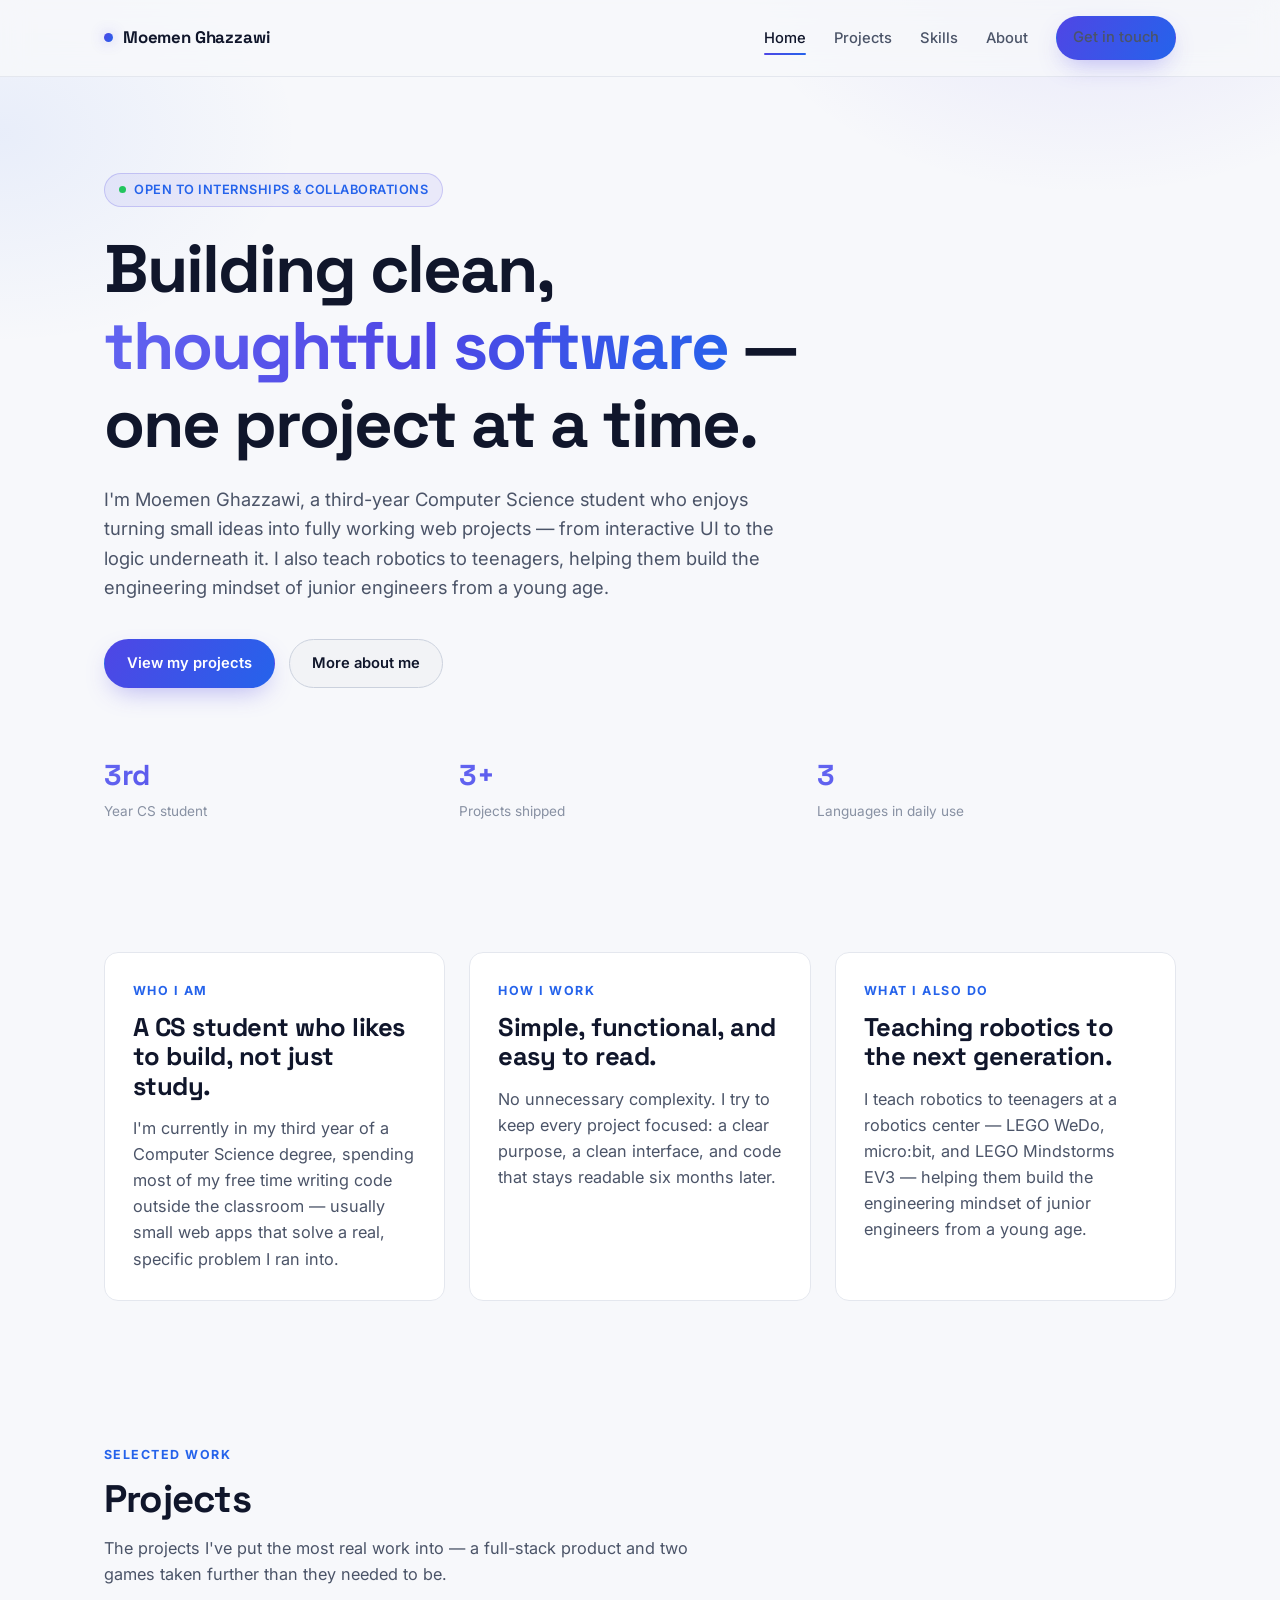
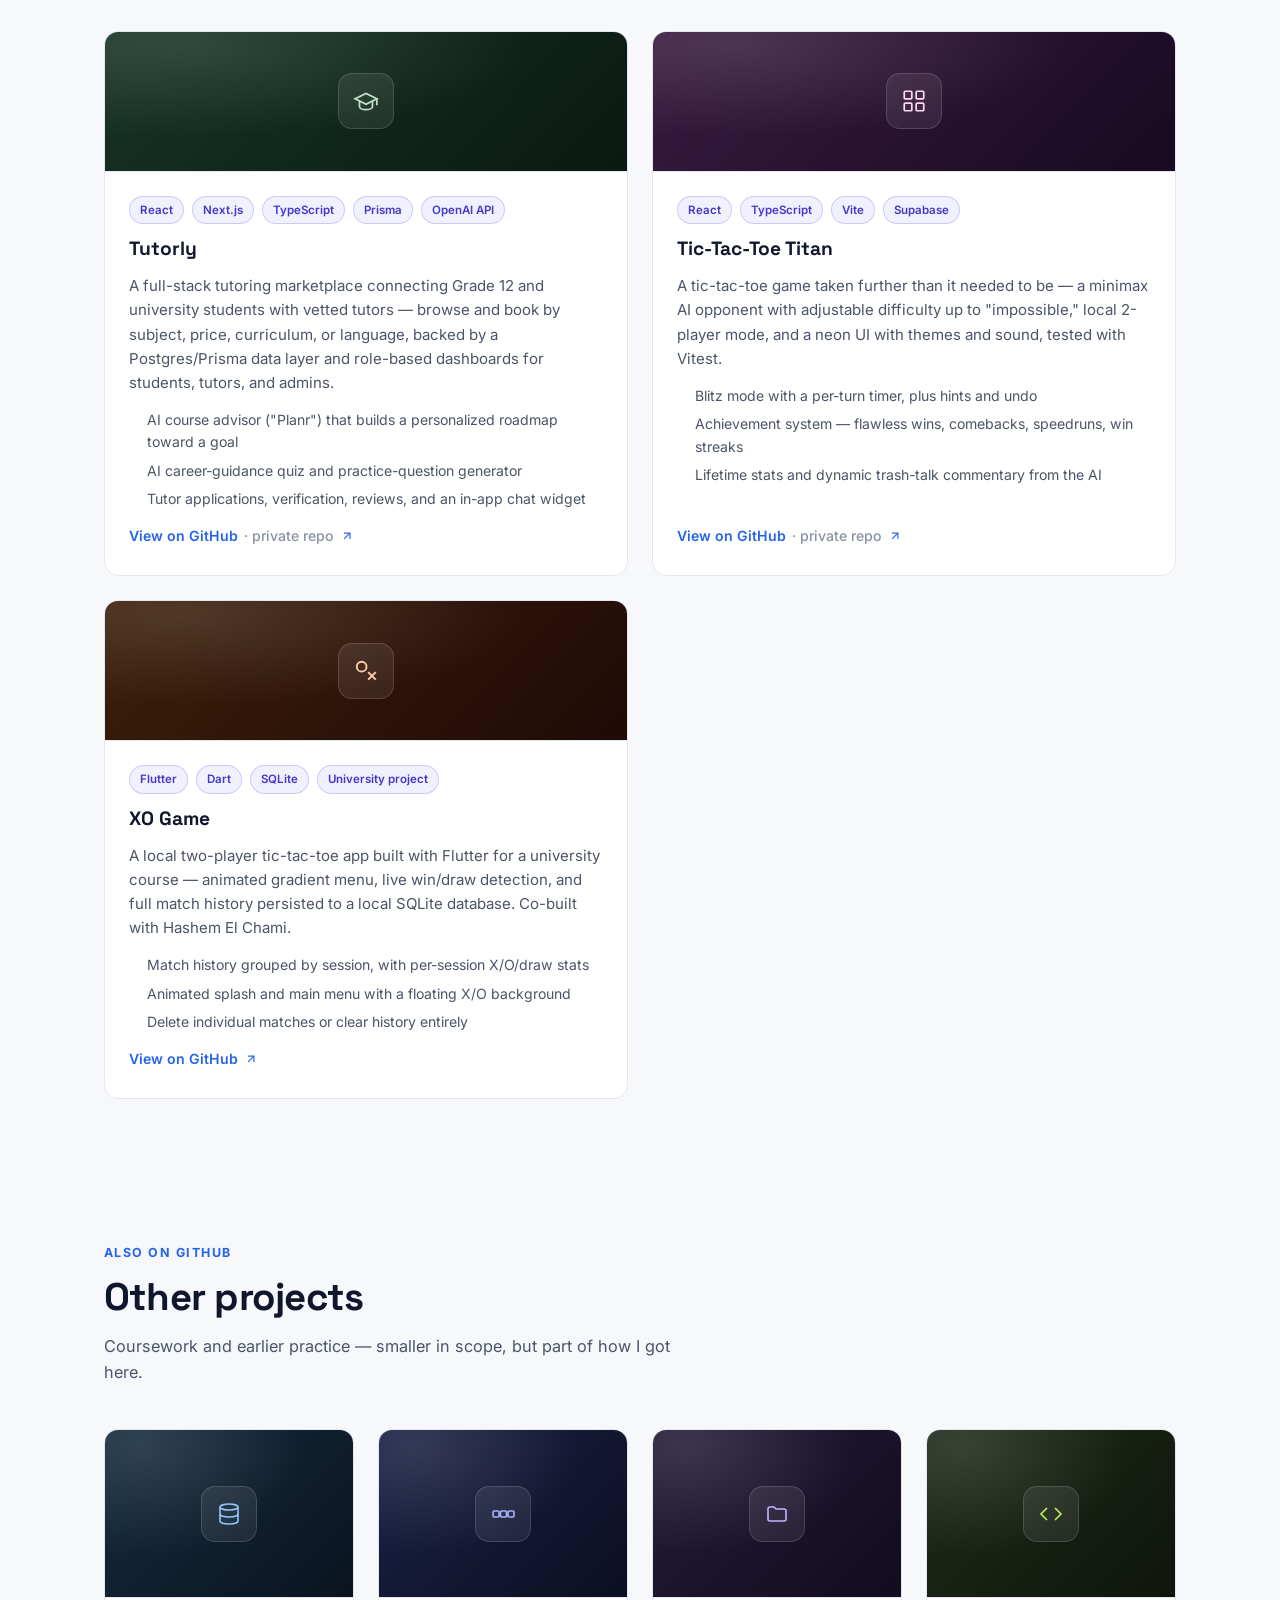
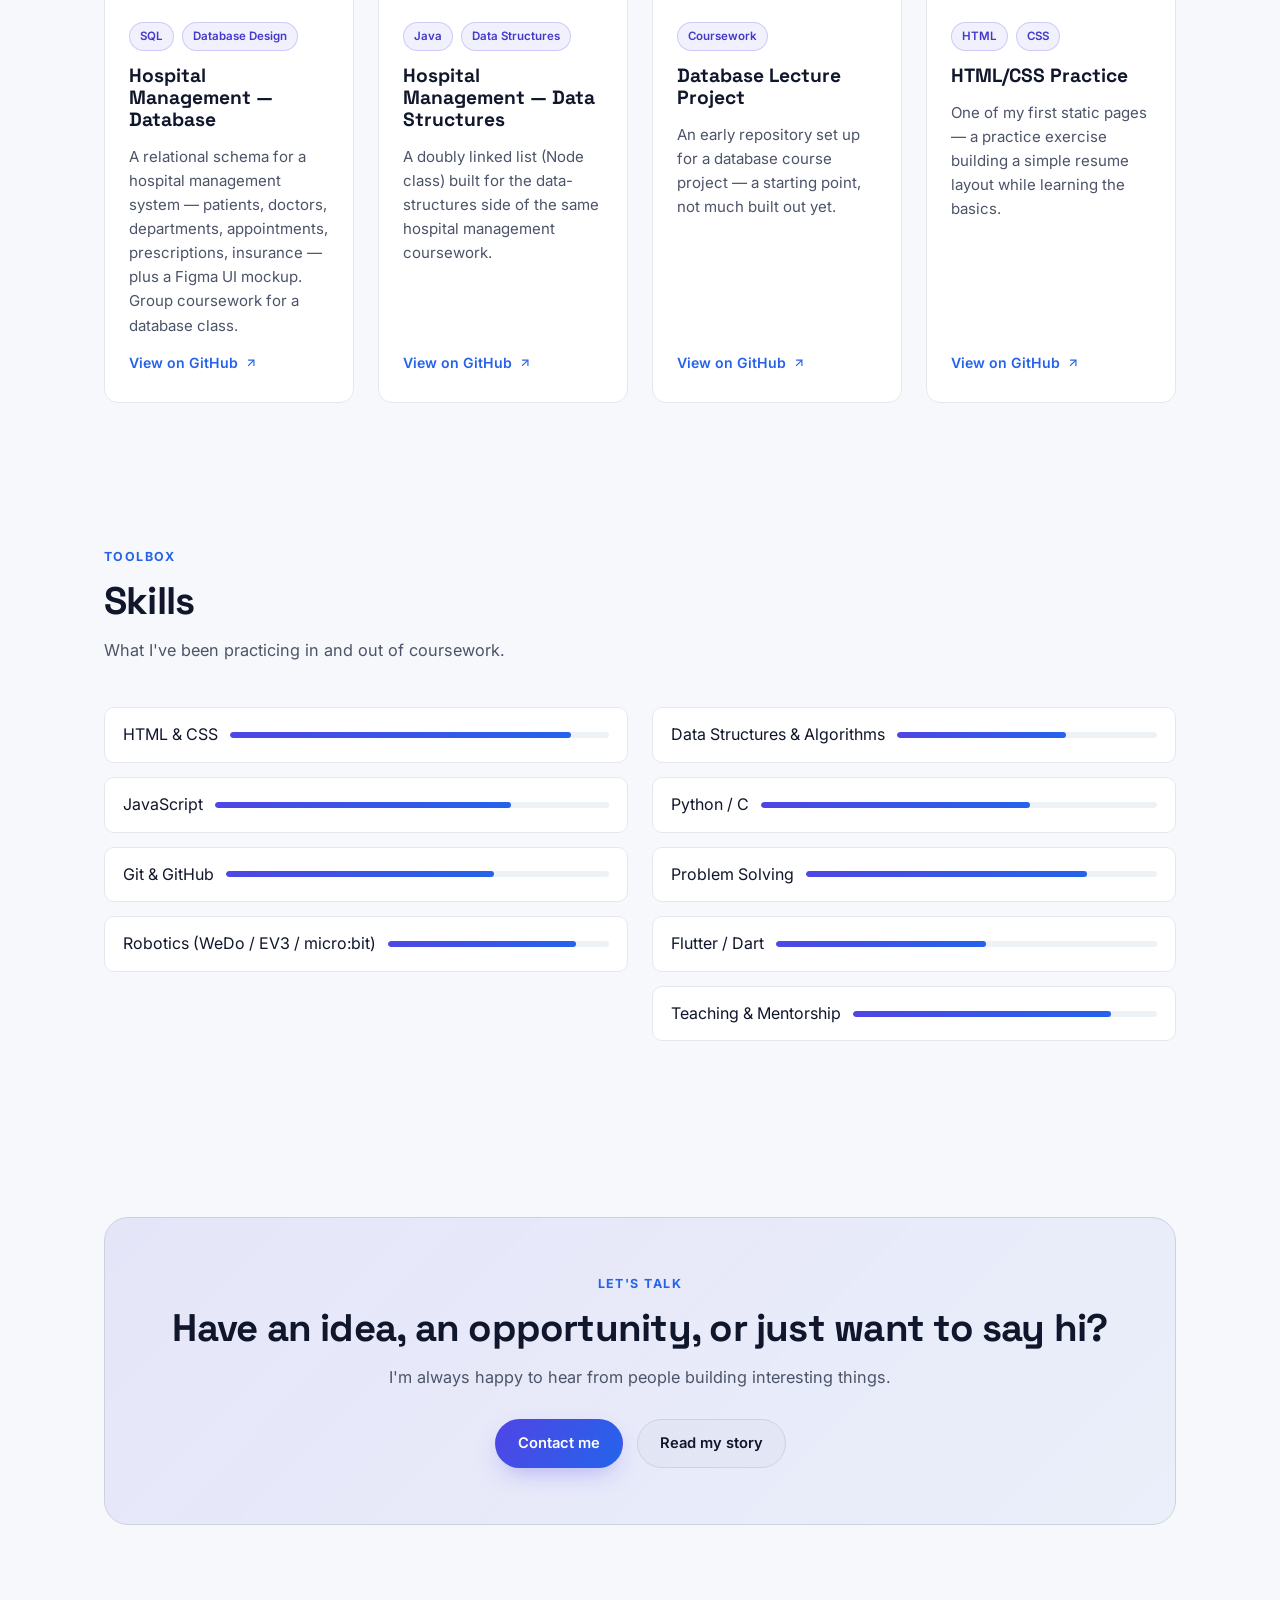
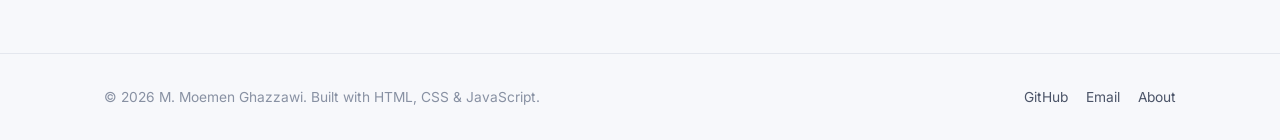
<file: index.html>
<!DOCTYPE html>
<html lang="en">
<head>
<meta charset="UTF-8">
<meta name="viewport" content="width=device-width, initial-scale=1.0">
<title>Moemen Ghazzawi — Portfolio</title>
<meta name="description" content="M. Moemen Ghazzawi — third-year Computer Science student and robotics instructor. Explore projects, skills, and ways to get in touch.">
<link rel="icon" href="data:image/svg+xml,<svg xmlns=%22http://www.w3.org/2000/svg%22 viewBox=%220 0 100 100%22><defs><linearGradient id=%22g%22 x1=%220%22 y1=%220%22 x2=%221%22 y2=%221%22><stop offset=%220%22 stop-color=%22%236366f1%22/><stop offset=%221%22 stop-color=%22%232563eb%22/></linearGradient></defs><rect width=%22100%22 height=%22100%22 rx=%2224%22 fill=%22url(%23g)%22/><text x=%2250%22 y=%2266%22 font-size=%2255%22 font-family=%22Arial%22 font-weight=%22700%22 fill=%22%23ffffff%22 text-anchor=%22middle%22>M</text></svg>">
<link rel="preconnect" href="https://fonts.googleapis.com">
<link rel="preconnect" href="https://fonts.gstatic.com" crossorigin>
<link href="https://fonts.googleapis.com/css2?family=Inter:wght@400;500;600;700&family=Space+Grotesk:wght@500;700&display=swap" rel="stylesheet">
<link rel="stylesheet" href="./assets/css/style.css">
</head>
<body>

<nav class="nav">
  <div class="container nav__inner">
    <a href="./index.html" class="nav__brand"><span class="dot"></span> Moemen Ghazzawi</a>
    <ul class="nav__links">
      <li><a href="./index.html" class="is-active">Home</a></li>
      <li><a href="./index.html#projects">Projects</a></li>
      <li><a href="./index.html#skills">Skills</a></li>
      <li><a href="./public/about.html">About</a></li>
      <li><a href="./public/contact.html" class="btn btn--primary btn--sm">Get in touch</a></li>
    </ul>
    <button class="nav__toggle" aria-label="Toggle menu">
      <svg width="18" height="18" viewBox="0 0 24 24" fill="none" stroke="currentColor" stroke-width="2"><line x1="3" y1="6" x2="21" y2="6"/><line x1="3" y1="12" x2="21" y2="12"/><line x1="3" y1="18" x2="21" y2="18"/></svg>
    </button>
  </div>
</nav>

<header class="hero">
  <div class="container">
    <span class="hero__eyebrow"><span class="pulse"></span> Open to internships &amp; collaborations</span>
    <h1>Building clean, <span class="grad">thoughtful software</span> — one project at a time.</h1>
    <p class="hero__lede">
      I'm Moemen Ghazzawi, a third-year Computer Science student who enjoys turning
      small ideas into fully working web projects — from interactive UI to the logic
      underneath it. I also teach robotics to teenagers, helping them build the
      engineering mindset of junior engineers from a young age.
    </p>
    <div class="hero__actions">
      <a href="#projects" class="btn btn--primary">View my projects</a>
      <a href="./public/about.html" class="btn btn--ghost">More about me</a>
    </div>
    <div class="hero__stats">
      <div class="hero__stat"><b>3rd</b><span>Year CS student</span></div>
      <div class="hero__stat"><b>3+</b><span>Projects shipped</span></div>
      <div class="hero__stat"><b>3</b><span>Languages in daily use</span></div>
    </div>
  </div>
</header>

<main>

  <section class="section section--tight" id="about-preview">
    <div class="container">
      <div class="grid grid--3 reveal">
        <div class="card">
          <span class="section__kicker">Who I am</span>
          <h2 class="section__title" style="font-size:1.6rem;">A CS student who likes to build, not just study.</h2>
          <p class="section__desc">
            I'm currently in my third year of a Computer Science degree, spending most
            of my free time writing code outside the classroom — usually small web apps
            that solve a real, specific problem I ran into.
          </p>
        </div>
        <div class="card">
          <span class="section__kicker">How I work</span>
          <h2 class="section__title" style="font-size:1.6rem;">Simple, functional, and easy to read.</h2>
          <p class="section__desc">
            No unnecessary complexity. I try to keep every project focused: a clear
            purpose, a clean interface, and code that stays readable six months later.
          </p>
        </div>
        <div class="card">
          <span class="section__kicker">What I also do</span>
          <h2 class="section__title" style="font-size:1.6rem;">Teaching robotics to the next generation.</h2>
          <p class="section__desc">
            I teach robotics to teenagers at a robotics center — LEGO WeDo, micro:bit,
            and LEGO Mindstorms EV3 — helping them build the engineering mindset of
            junior engineers from a young age.
          </p>
        </div>
      </div>
    </div>
  </section>

  <section class="section" id="projects">
    <div class="container">
      <div class="section__head reveal">
        <span class="section__kicker">Selected work</span>
        <h2 class="section__title">Projects</h2>
        <p class="section__desc">The projects I've put the most real work into — a full-stack product and two games taken further than they needed to be.</p>
      </div>

      <div class="grid grid--2">

        <a href="https://github.com/promoe04/tutorly1" target="_blank" rel="noopener" class="card project-card project-card--major reveal">
          <div class="project-card__thumb thumb--tutorly">
            <div class="thumb-icon">
              <svg width="26" height="26" viewBox="0 0 24 24" fill="none" stroke="#bfe3c8" stroke-width="1.6"><path d="M22 10 12 5 2 10l10 5 10-5Z"/><path d="M6 12v5c0 1.7 2.7 3 6 3s6-1.3 6-3v-5"/><path d="M22 10v6"/></svg>
            </div>
          </div>
          <div class="project-card__body">
            <div class="project-card__tags">
              <span class="tag">React</span><span class="tag">Next.js</span><span class="tag">TypeScript</span><span class="tag">Prisma</span><span class="tag">OpenAI API</span>
            </div>
            <h3 class="project-card__title">Tutorly</h3>
            <p class="project-card__desc">A full-stack tutoring marketplace connecting Grade 12 and university students with vetted tutors — browse and book by subject, price, curriculum, or language, backed by a Postgres/Prisma data layer and role-based dashboards for students, tutors, and admins.</p>
            <ul class="project-card__features">
              <li>AI course advisor ("Planr") that builds a personalized roadmap toward a goal</li>
              <li>AI career-guidance quiz and practice-question generator</li>
              <li>Tutor applications, verification, reviews, and an in-app chat widget</li>
            </ul>
            <span class="project-card__link">View on GitHub <span class="project-card__private">· private repo</span>
              <svg width="14" height="14" viewBox="0 0 24 24" fill="none" stroke="currentColor" stroke-width="2"><line x1="7" y1="17" x2="17" y2="7"/><polyline points="7 7 17 7 17 17"/></svg>
            </span>
          </div>
        </a>

        <a href="https://github.com/promoe04/tic-tac-toe-titan" target="_blank" rel="noopener" class="card project-card project-card--major reveal">
          <div class="project-card__thumb thumb--titan">
            <div class="thumb-icon">
              <svg width="26" height="26" viewBox="0 0 24 24" fill="none" stroke="#ffd6f6" stroke-width="1.6"><rect x="3" y="3" width="7" height="7" rx="1"/><rect x="14" y="3" width="7" height="7" rx="1"/><rect x="3" y="14" width="7" height="7" rx="1"/><rect x="14" y="14" width="7" height="7" rx="1"/></svg>
            </div>
          </div>
          <div class="project-card__body">
            <div class="project-card__tags">
              <span class="tag">React</span><span class="tag">TypeScript</span><span class="tag">Vite</span><span class="tag">Supabase</span>
            </div>
            <h3 class="project-card__title">Tic-Tac-Toe Titan</h3>
            <p class="project-card__desc">A tic-tac-toe game taken further than it needed to be — a minimax AI opponent with adjustable difficulty up to "impossible," local 2-player mode, and a neon UI with themes and sound, tested with Vitest.</p>
            <ul class="project-card__features">
              <li>Blitz mode with a per-turn timer, plus hints and undo</li>
              <li>Achievement system — flawless wins, comebacks, speedruns, win streaks</li>
              <li>Lifetime stats and dynamic trash-talk commentary from the AI</li>
            </ul>
            <span class="project-card__link">View on GitHub <span class="project-card__private">· private repo</span>
              <svg width="14" height="14" viewBox="0 0 24 24" fill="none" stroke="currentColor" stroke-width="2"><line x1="7" y1="17" x2="17" y2="7"/><polyline points="7 7 17 7 17 17"/></svg>
            </span>
          </div>
        </a>

        <a href="https://github.com/HashEm-Un/xo_testing" target="_blank" rel="noopener" class="card project-card project-card--major reveal">
          <div class="project-card__thumb thumb--xo">
            <div class="thumb-icon">
              <svg width="26" height="26" viewBox="0 0 24 24" fill="none" stroke="#ffcba4" stroke-width="1.8"><circle cx="8" cy="8" r="4.5"/><path d="M14 13l7 7M21 13l-7 7"/></svg>
            </div>
          </div>
          <div class="project-card__body">
            <div class="project-card__tags">
              <span class="tag">Flutter</span><span class="tag">Dart</span><span class="tag">SQLite</span><span class="tag">University project</span>
            </div>
            <h3 class="project-card__title">XO Game</h3>
            <p class="project-card__desc">A local two-player tic-tac-toe app built with Flutter for a university course — animated gradient menu, live win/draw detection, and full match history persisted to a local SQLite database. Co-built with Hashem El Chami.</p>
            <ul class="project-card__features">
              <li>Match history grouped by session, with per-session X/O/draw stats</li>
              <li>Animated splash and main menu with a floating X/O background</li>
              <li>Delete individual matches or clear history entirely</li>
            </ul>
            <span class="project-card__link">View on GitHub
              <svg width="14" height="14" viewBox="0 0 24 24" fill="none" stroke="currentColor" stroke-width="2"><line x1="7" y1="17" x2="17" y2="7"/><polyline points="7 7 17 7 17 17"/></svg>
            </span>
          </div>
        </a>

      </div>
    </div>
  </section>

  <section class="section section--tight" id="more-projects">
    <div class="container">
      <div class="section__head reveal">
        <span class="section__kicker">Also on GitHub</span>
        <h2 class="section__title">Other projects</h2>
        <p class="section__desc">Coursework and earlier practice — smaller in scope, but part of how I got here.</p>
      </div>

      <div class="grid grid--4">

        <a href="https://github.com/promoe04/databse_lab_project" target="_blank" rel="noopener" class="card project-card reveal">
          <div class="project-card__thumb thumb--hospital-db">
            <div class="thumb-icon">
              <svg width="24" height="24" viewBox="0 0 24 24" fill="none" stroke="#93c5fd" stroke-width="1.6"><ellipse cx="12" cy="5" rx="9" ry="3"/><path d="M3 5v14c0 1.7 4 3 9 3s9-1.3 9-3V5"/><path d="M3 12c0 1.7 4 3 9 3s9-1.3 9-3"/></svg>
            </div>
          </div>
          <div class="project-card__body">
            <div class="project-card__tags"><span class="tag">SQL</span><span class="tag">Database Design</span></div>
            <h3 class="project-card__title">Hospital Management — Database</h3>
            <p class="project-card__desc">A relational schema for a hospital management system — patients, doctors, departments, appointments, prescriptions, insurance — plus a Figma UI mockup. Group coursework for a database class.</p>
            <span class="project-card__link">View on GitHub
              <svg width="14" height="14" viewBox="0 0 24 24" fill="none" stroke="currentColor" stroke-width="2"><line x1="7" y1="17" x2="17" y2="7"/><polyline points="7 7 17 7 17 17"/></svg>
            </span>
          </div>
        </a>

        <a href="https://github.com/promoe04/dsproject" target="_blank" rel="noopener" class="card project-card reveal">
          <div class="project-card__thumb thumb--hospital-ds">
            <div class="thumb-icon">
              <svg width="24" height="24" viewBox="0 0 24 24" fill="none" stroke="#a5b4fc" stroke-width="1.6"><rect x="2" y="9" width="6" height="6" rx="1"/><rect x="9.5" y="9" width="6" height="6" rx="1"/><rect x="17" y="9" width="6" height="6" rx="1"/><path d="M8 12h1.5M15.5 12H17"/></svg>
            </div>
          </div>
          <div class="project-card__body">
            <div class="project-card__tags"><span class="tag">Java</span><span class="tag">Data Structures</span></div>
            <h3 class="project-card__title">Hospital Management — Data Structures</h3>
            <p class="project-card__desc">A doubly linked list (Node class) built for the data-structures side of the same hospital management coursework.</p>
            <span class="project-card__link">View on GitHub
              <svg width="14" height="14" viewBox="0 0 24 24" fill="none" stroke="currentColor" stroke-width="2"><line x1="7" y1="17" x2="17" y2="7"/><polyline points="7 7 17 7 17 17"/></svg>
            </span>
          </div>
        </a>

        <a href="https://github.com/promoe04/databaselecproj" target="_blank" rel="noopener" class="card project-card reveal">
          <div class="project-card__thumb thumb--dblec">
            <div class="thumb-icon">
              <svg width="24" height="24" viewBox="0 0 24 24" fill="none" stroke="#c4b5fd" stroke-width="1.6"><path d="M3 7a2 2 0 0 1 2-2h4l2 2h8a2 2 0 0 1 2 2v8a2 2 0 0 1-2 2H5a2 2 0 0 1-2-2V7Z"/></svg>
            </div>
          </div>
          <div class="project-card__body">
            <div class="project-card__tags"><span class="tag">Coursework</span></div>
            <h3 class="project-card__title">Database Lecture Project</h3>
            <p class="project-card__desc">An early repository set up for a database course project — a starting point, not much built out yet.</p>
            <span class="project-card__link">View on GitHub
              <svg width="14" height="14" viewBox="0 0 24 24" fill="none" stroke="currentColor" stroke-width="2"><line x1="7" y1="17" x2="17" y2="7"/><polyline points="7 7 17 7 17 17"/></svg>
            </span>
          </div>
        </a>

        <a href="https://github.com/promoe04/trial2" target="_blank" rel="noopener" class="card project-card reveal">
          <div class="project-card__thumb thumb--practice">
            <div class="thumb-icon">
              <svg width="24" height="24" viewBox="0 0 24 24" fill="none" stroke="#bef264" stroke-width="1.6"><polyline points="16 18 22 12 16 6"/><polyline points="8 6 2 12 8 18"/></svg>
            </div>
          </div>
          <div class="project-card__body">
            <div class="project-card__tags"><span class="tag">HTML</span><span class="tag">CSS</span></div>
            <h3 class="project-card__title">HTML/CSS Practice</h3>
            <p class="project-card__desc">One of my first static pages — a practice exercise building a simple resume layout while learning the basics.</p>
            <span class="project-card__link">View on GitHub
              <svg width="14" height="14" viewBox="0 0 24 24" fill="none" stroke="currentColor" stroke-width="2"><line x1="7" y1="17" x2="17" y2="7"/><polyline points="7 7 17 7 17 17"/></svg>
            </span>
          </div>
        </a>

      </div>
    </div>
  </section>

  <section class="section" id="skills">
    <div class="container">
      <div class="section__head reveal">
        <span class="section__kicker">Toolbox</span>
        <h2 class="section__title">Skills</h2>
        <p class="section__desc">What I've been practicing in and out of coursework.</p>
      </div>

      <div class="grid grid--2 reveal">
        <div style="display:flex; flex-direction:column; gap:14px;">
          <div class="skill-pill">
            <span>HTML &amp; CSS</span>
            <div class="skill-pill__bar"><div class="skill-pill__fill" data-level="90%"></div></div>
          </div>
          <div class="skill-pill">
            <span>JavaScript</span>
            <div class="skill-pill__bar"><div class="skill-pill__fill" data-level="75%"></div></div>
          </div>
          <div class="skill-pill">
            <span>Git &amp; GitHub</span>
            <div class="skill-pill__bar"><div class="skill-pill__fill" data-level="70%"></div></div>
          </div>
          <div class="skill-pill">
            <span>Robotics (WeDo / EV3 / micro:bit)</span>
            <div class="skill-pill__bar"><div class="skill-pill__fill" data-level="85%"></div></div>
          </div>
        </div>
        <div style="display:flex; flex-direction:column; gap:14px;">
          <div class="skill-pill">
            <span>Data Structures &amp; Algorithms</span>
            <div class="skill-pill__bar"><div class="skill-pill__fill" data-level="65%"></div></div>
          </div>
          <div class="skill-pill">
            <span>Python / C</span>
            <div class="skill-pill__bar"><div class="skill-pill__fill" data-level="68%"></div></div>
          </div>
          <div class="skill-pill">
            <span>Problem Solving</span>
            <div class="skill-pill__bar"><div class="skill-pill__fill" data-level="80%"></div></div>
          </div>
          <div class="skill-pill">
            <span>Flutter / Dart</span>
            <div class="skill-pill__bar"><div class="skill-pill__fill" data-level="55%"></div></div>
          </div>
          <div class="skill-pill">
            <span>Teaching &amp; Mentorship</span>
            <div class="skill-pill__bar"><div class="skill-pill__fill" data-level="85%"></div></div>
          </div>
        </div>
      </div>
    </div>
  </section>

  <section class="section">
    <div class="container">
      <div class="cta reveal">
        <span class="section__kicker">Let's talk</span>
        <h2 class="section__title">Have an idea, an opportunity, or just want to say hi?</h2>
        <p class="section__desc" style="margin-inline:auto;">I'm always happy to hear from people building interesting things.</p>
        <div class="hero__actions" style="justify-content:center; margin-top:28px;">
          <a href="./public/contact.html" class="btn btn--primary">Contact me</a>
          <a href="./public/about.html" class="btn btn--ghost">Read my story</a>
        </div>
      </div>
    </div>
  </section>

</main>

<footer class="footer">
  <div class="container footer__inner">
    <span>&copy; <span data-year></span> M. Moemen Ghazzawi. Built with HTML, CSS &amp; JavaScript.</span>
    <div class="footer__socials">
      <a href="https://github.com/promoe04" target="_blank" rel="noopener">GitHub</a>
      <a href="./public/contact.html">Email</a>
      <a href="./public/about.html">About</a>
    </div>
  </div>
</footer>

<script src="./assets/js/main.js"></script>
</body>
</html>
</file>
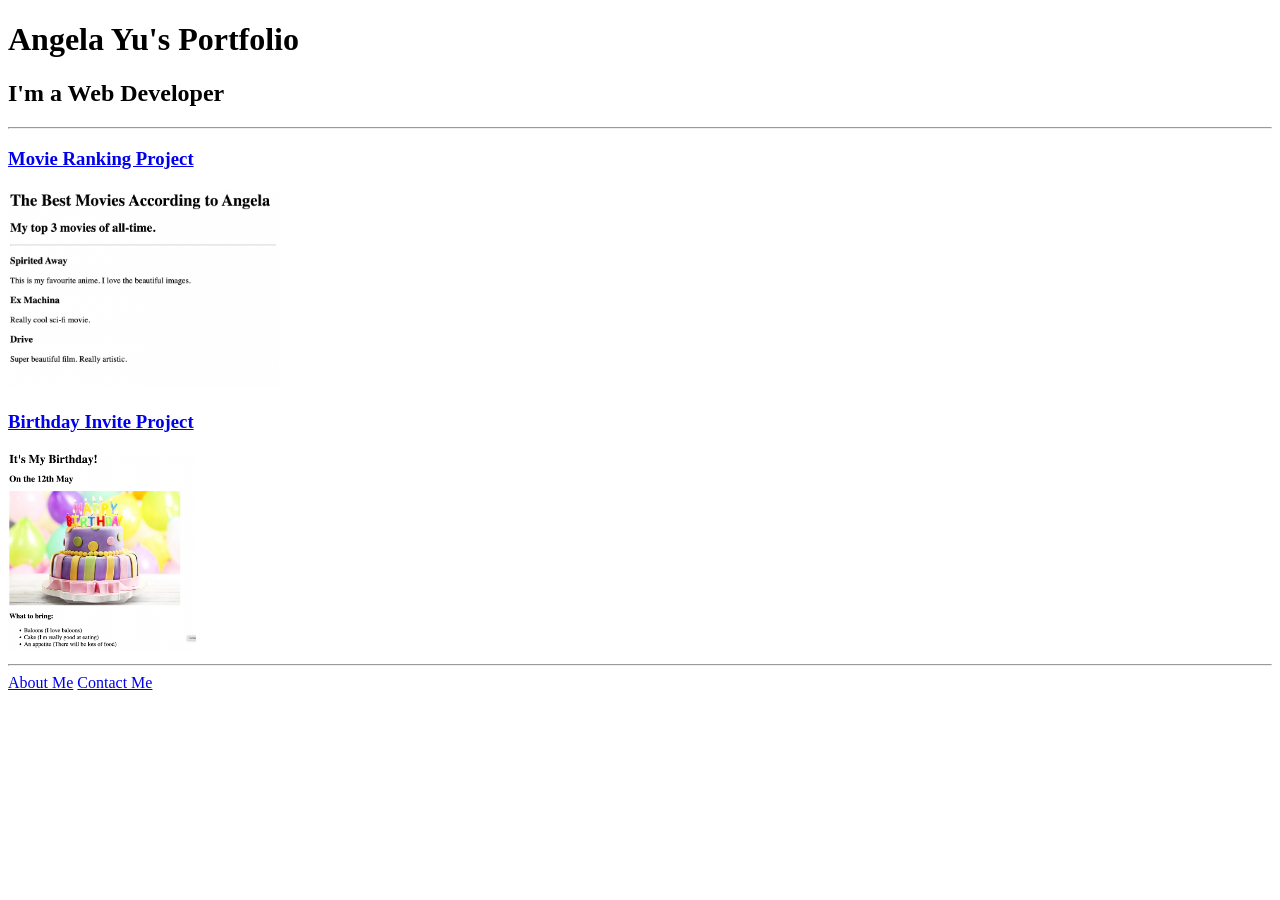
<file: solution.html>
<!DOCTYPE html>
<html lang="en">

<head>
  <meta charset="UTF-8">
  <title>Angela's Portfolio</title>
</head>

<body>
  <h1>Angela Yu's Portfolio</h1>
  <h2>I'm a Web Developer</h2>
  <hr />
  <h3><a href="./public/movie-ranking.html">Movie Ranking Project</a></h3>
  <img src="./assets/images/movie-ranking.png" height="200" alt="movie ranking project preview"/>
  <h3><a href="./public/birthday-invite.html">Birthday Invite Project</a></h3>
  <img src="./assets/images/birthday-invite.png" height="200" alt="birthday invite project preview"/>
  <hr />
  <a href="./public/about.html">About Me</a>
  <a href="./public/contact.html">Contact Me</a>
</body>

</html>
</file>
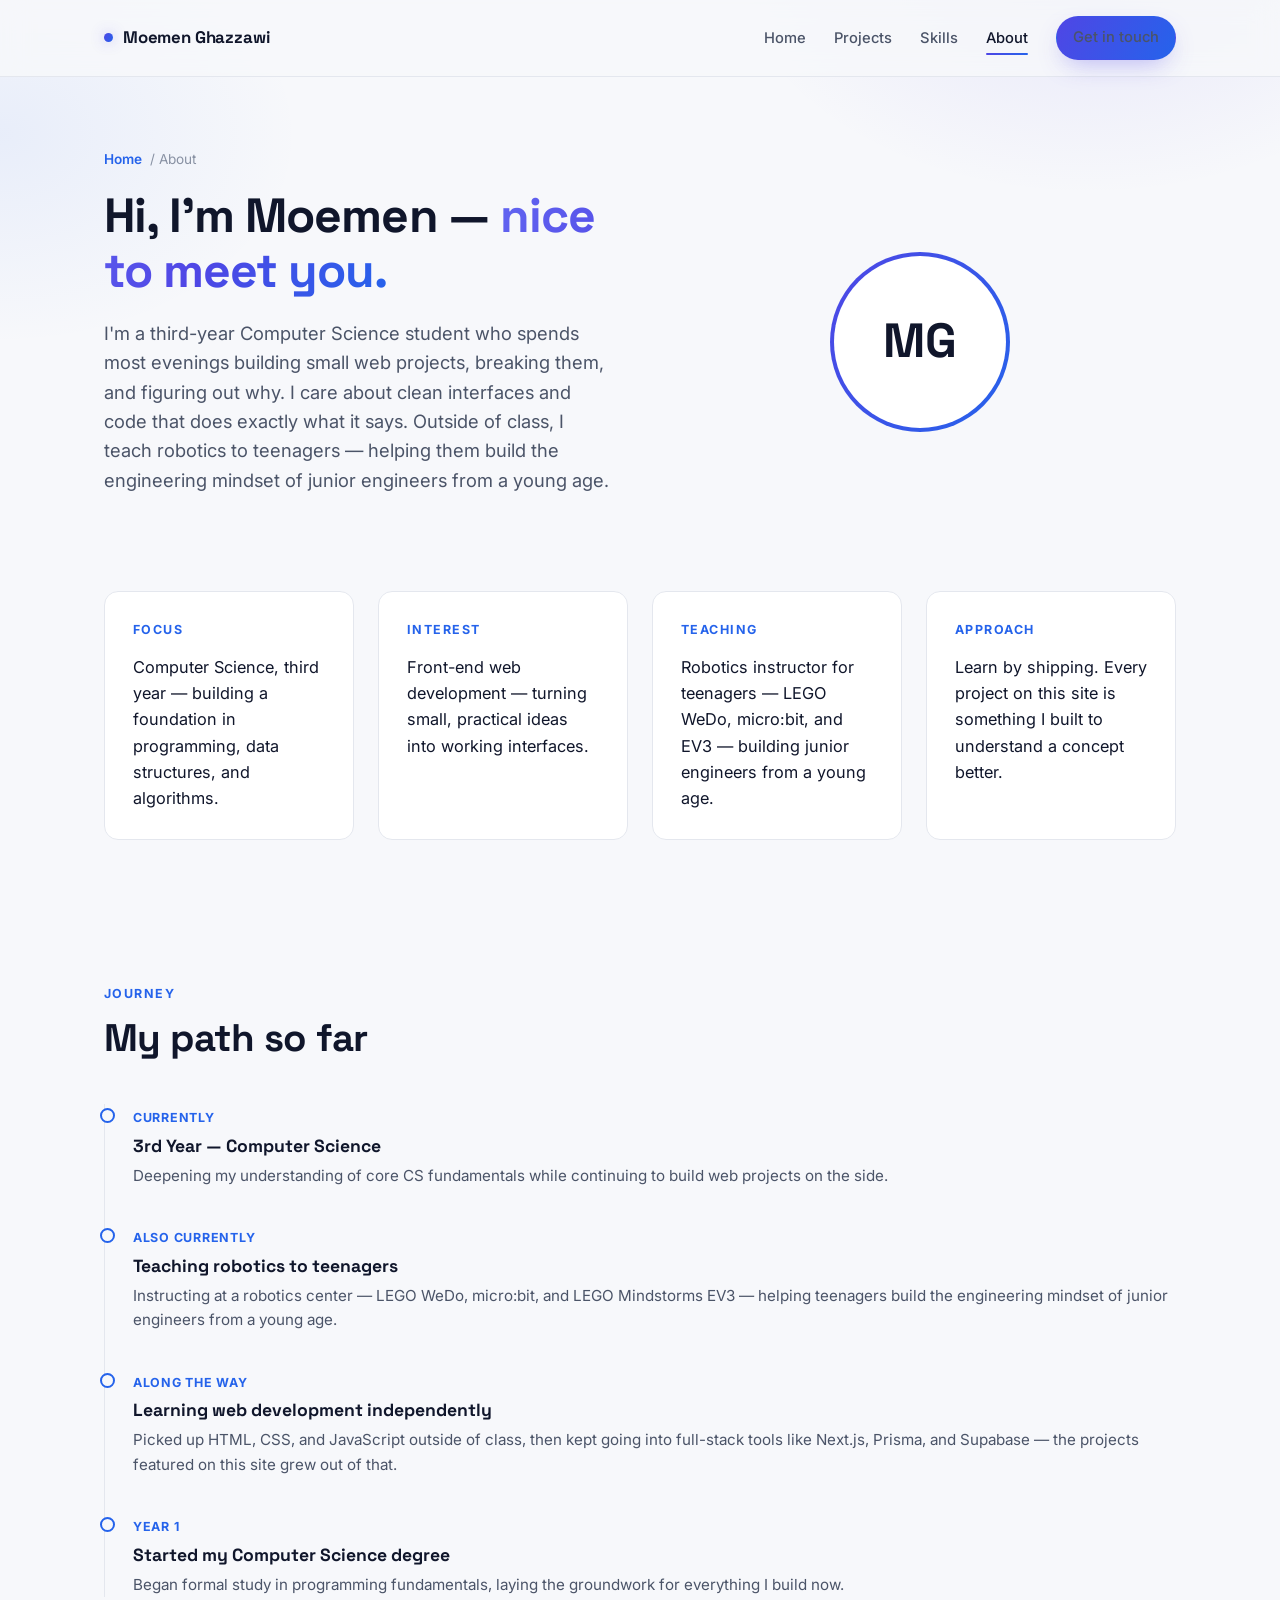
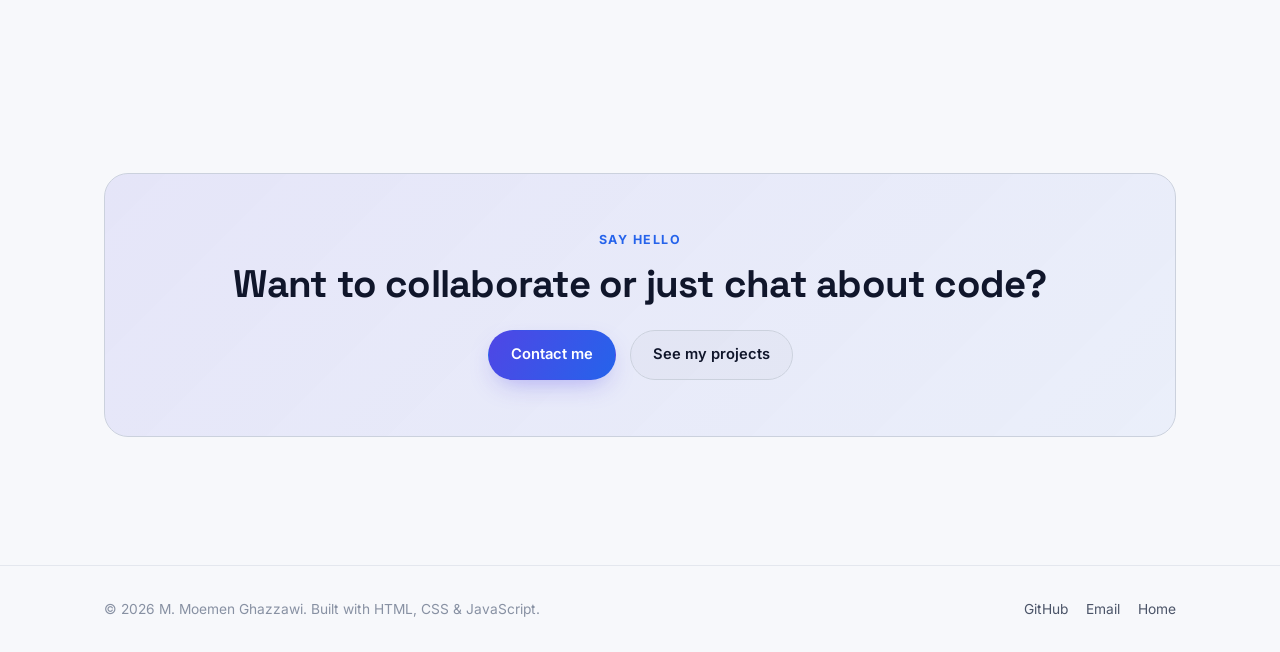
<file: public/about.html>
<!DOCTYPE html>
<html lang="en">
<head>
<meta charset="UTF-8">
<meta name="viewport" content="width=device-width, initial-scale=1.0">
<title>About — Moemen Ghazzawi</title>
<meta name="description" content="About M. Moemen Ghazzawi, a third-year Computer Science student and robotics instructor.">
<link rel="icon" href="data:image/svg+xml,<svg xmlns=%22http://www.w3.org/2000/svg%22 viewBox=%220 0 100 100%22><defs><linearGradient id=%22g%22 x1=%220%22 y1=%220%22 x2=%221%22 y2=%221%22><stop offset=%220%22 stop-color=%22%236366f1%22/><stop offset=%221%22 stop-color=%22%232563eb%22/></linearGradient></defs><rect width=%22100%22 height=%22100%22 rx=%2224%22 fill=%22url(%23g)%22/><text x=%2250%22 y=%2266%22 font-size=%2255%22 font-family=%22Arial%22 font-weight=%22700%22 fill=%22%23ffffff%22 text-anchor=%22middle%22>M</text></svg>">
<link rel="preconnect" href="https://fonts.googleapis.com">
<link rel="preconnect" href="https://fonts.gstatic.com" crossorigin>
<link href="https://fonts.googleapis.com/css2?family=Inter:wght@400;500;600;700&family=Space+Grotesk:wght@500;700&display=swap" rel="stylesheet">
<link rel="stylesheet" href="../assets/css/style.css">
</head>
<body>

<nav class="nav">
  <div class="container nav__inner">
    <a href="../index.html" class="nav__brand"><span class="dot"></span> Moemen Ghazzawi</a>
    <ul class="nav__links">
      <li><a href="../index.html">Home</a></li>
      <li><a href="../index.html#projects">Projects</a></li>
      <li><a href="../index.html#skills">Skills</a></li>
      <li><a href="./about.html" class="is-active">About</a></li>
      <li><a href="./contact.html" class="btn btn--primary btn--sm">Get in touch</a></li>
    </ul>
    <button class="nav__toggle" aria-label="Toggle menu">
      <svg width="18" height="18" viewBox="0 0 24 24" fill="none" stroke="currentColor" stroke-width="2"><line x1="3" y1="6" x2="21" y2="6"/><line x1="3" y1="12" x2="21" y2="12"/><line x1="3" y1="18" x2="21" y2="18"/></svg>
    </button>
  </div>
</nav>

<header class="page-hero">
  <div class="container">
    <div class="breadcrumb"><a href="../index.html">Home</a> / About</div>
    <div class="grid grid--2" style="align-items:center; gap:48px;">
      <div>
        <h1>Hi, I'm Moemen — <span style="background:var(--gradient-text); -webkit-background-clip:text; background-clip:text; color:transparent;">nice to meet you.</span></h1>
        <p class="hero__lede" style="margin-top:20px;">
          I'm a third-year Computer Science student who spends most evenings
          building small web projects, breaking them, and figuring out why.
          I care about clean interfaces and code that does exactly what it says.
          Outside of class, I teach robotics to teenagers — helping them build
          the engineering mindset of junior engineers from a young age.
        </p>
      </div>
      <div style="display:flex; justify-content:center;">
        <div class="avatar-ring">
          <div class="avatar-ring__inner">MG</div>
        </div>
      </div>
    </div>
  </div>
</header>

<main>

  <section class="section section--tight">
    <div class="container">
      <div class="grid grid--4 reveal">
        <div class="card">
          <span class="section__kicker">Focus</span>
          <p class="section__desc" style="color:var(--text);">Computer Science, third year — building a foundation in programming, data structures, and algorithms.</p>
        </div>
        <div class="card">
          <span class="section__kicker">Interest</span>
          <p class="section__desc" style="color:var(--text);">Front-end web development — turning small, practical ideas into working interfaces.</p>
        </div>
        <div class="card">
          <span class="section__kicker">Teaching</span>
          <p class="section__desc" style="color:var(--text);">Robotics instructor for teenagers — LEGO WeDo, micro:bit, and EV3 — building junior engineers from a young age.</p>
        </div>
        <div class="card">
          <span class="section__kicker">Approach</span>
          <p class="section__desc" style="color:var(--text);">Learn by shipping. Every project on this site is something I built to understand a concept better.</p>
        </div>
      </div>
    </div>
  </section>

  <section class="section">
    <div class="container">
      <div class="section__head reveal">
        <span class="section__kicker">Journey</span>
        <h2 class="section__title">My path so far</h2>
      </div>
      <div class="timeline reveal">
        <div class="timeline__item">
          <span class="timeline__date">Currently</span>
          <h3 class="timeline__title">3rd Year — Computer Science</h3>
          <p class="timeline__desc">Deepening my understanding of core CS fundamentals while continuing to build web projects on the side.</p>
        </div>
        <div class="timeline__item">
          <span class="timeline__date">Also currently</span>
          <h3 class="timeline__title">Teaching robotics to teenagers</h3>
          <p class="timeline__desc">Instructing at a robotics center — LEGO WeDo, micro:bit, and LEGO Mindstorms EV3 — helping teenagers build the engineering mindset of junior engineers from a young age.</p>
        </div>
        <div class="timeline__item">
          <span class="timeline__date">Along the way</span>
          <h3 class="timeline__title">Learning web development independently</h3>
          <p class="timeline__desc">Picked up HTML, CSS, and JavaScript outside of class, then kept going into full-stack tools like Next.js, Prisma, and Supabase — the projects featured on this site grew out of that.</p>
        </div>
        <div class="timeline__item">
          <span class="timeline__date">Year 1</span>
          <h3 class="timeline__title">Started my Computer Science degree</h3>
          <p class="timeline__desc">Began formal study in programming fundamentals, laying the groundwork for everything I build now.</p>
        </div>
      </div>
    </div>
  </section>

  <section class="section">
    <div class="container">
      <div class="cta reveal">
        <span class="section__kicker">Say hello</span>
        <h2 class="section__title">Want to collaborate or just chat about code?</h2>
        <div class="hero__actions" style="justify-content:center; margin-top:24px;">
          <a href="./contact.html" class="btn btn--primary">Contact me</a>
          <a href="../index.html#projects" class="btn btn--ghost">See my projects</a>
        </div>
      </div>
    </div>
  </section>

</main>

<footer class="footer">
  <div class="container footer__inner">
    <span>&copy; <span data-year></span> M. Moemen Ghazzawi. Built with HTML, CSS &amp; JavaScript.</span>
    <div class="footer__socials">
      <a href="https://github.com/promoe04" target="_blank" rel="noopener">GitHub</a>
      <a href="./contact.html">Email</a>
      <a href="../index.html">Home</a>
    </div>
  </div>
</footer>

<script src="../assets/js/main.js"></script>
</body>
</html>
</file>
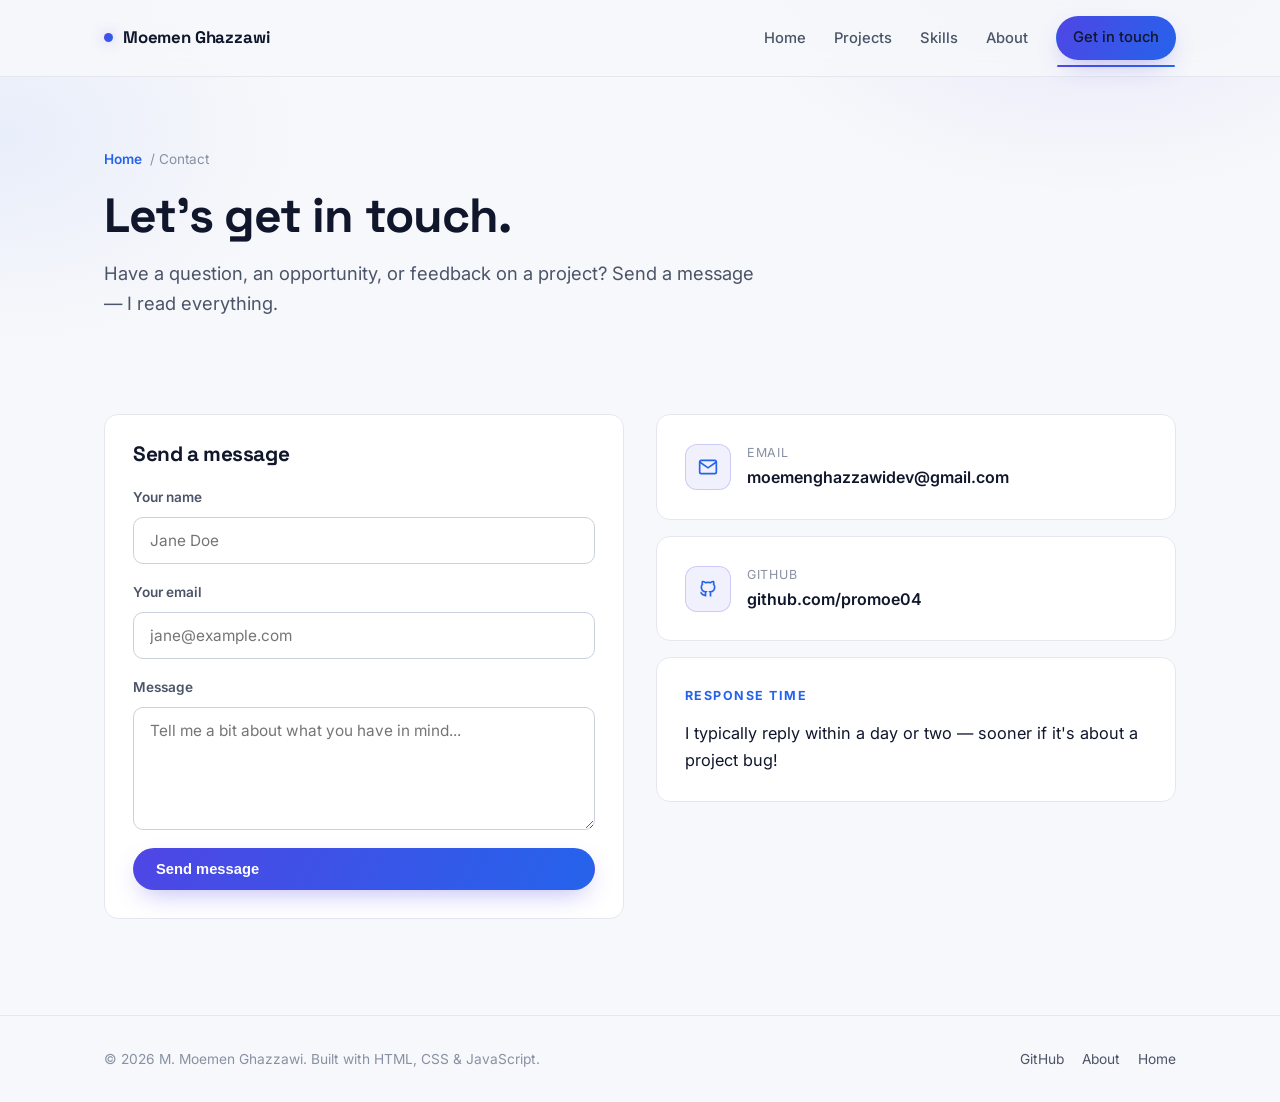
<file: public/contact.html>
<!DOCTYPE html>
<html lang="en">
<head>
<meta charset="UTF-8">
<meta name="viewport" content="width=device-width, initial-scale=1.0">
<title>Contact — Moemen Ghazzawi</title>
<meta name="description" content="Get in touch with M. Moemen Ghazzawi.">
<link rel="icon" href="data:image/svg+xml,<svg xmlns=%22http://www.w3.org/2000/svg%22 viewBox=%220 0 100 100%22><defs><linearGradient id=%22g%22 x1=%220%22 y1=%220%22 x2=%221%22 y2=%221%22><stop offset=%220%22 stop-color=%22%236366f1%22/><stop offset=%221%22 stop-color=%22%232563eb%22/></linearGradient></defs><rect width=%22100%22 height=%22100%22 rx=%2224%22 fill=%22url(%23g)%22/><text x=%2250%22 y=%2266%22 font-size=%2255%22 font-family=%22Arial%22 font-weight=%22700%22 fill=%22%23ffffff%22 text-anchor=%22middle%22>M</text></svg>">
<link rel="preconnect" href="https://fonts.googleapis.com">
<link rel="preconnect" href="https://fonts.gstatic.com" crossorigin>
<link href="https://fonts.googleapis.com/css2?family=Inter:wght@400;500;600;700&family=Space+Grotesk:wght@500;700&display=swap" rel="stylesheet">
<link rel="stylesheet" href="../assets/css/style.css">
</head>
<body>

<nav class="nav">
  <div class="container nav__inner">
    <a href="../index.html" class="nav__brand"><span class="dot"></span> Moemen Ghazzawi</a>
    <ul class="nav__links">
      <li><a href="../index.html">Home</a></li>
      <li><a href="../index.html#projects">Projects</a></li>
      <li><a href="../index.html#skills">Skills</a></li>
      <li><a href="./about.html">About</a></li>
      <li><a href="./contact.html" class="btn btn--primary btn--sm is-active">Get in touch</a></li>
    </ul>
    <button class="nav__toggle" aria-label="Toggle menu">
      <svg width="18" height="18" viewBox="0 0 24 24" fill="none" stroke="currentColor" stroke-width="2"><line x1="3" y1="6" x2="21" y2="6"/><line x1="3" y1="12" x2="21" y2="12"/><line x1="3" y1="18" x2="21" y2="18"/></svg>
    </button>
  </div>
</nav>

<header class="page-hero">
  <div class="container">
    <div class="breadcrumb"><a href="../index.html">Home</a> / Contact</div>
    <h1>Let's get in touch.</h1>
    <p class="hero__lede" style="margin-top:16px;">Have a question, an opportunity, or feedback on a project? Send a message — I read everything.</p>
  </div>
</header>

<main>
  <section class="section section--tight">
    <div class="container">
      <div class="grid grid--2" style="align-items:start; gap:32px;">

        <div class="card reveal">
          <h2 class="section__title" style="font-size:1.3rem; margin-bottom:20px;">Send a message</h2>
          <form class="form" id="contact-form" action="https://formspree.io/f/xoeqbyaq" method="POST">
            <input type="hidden" name="_subject" value="New message from your portfolio">
            <div class="field">
              <label for="name">Your name</label>
              <input type="text" id="name" name="name" placeholder="Jane Doe" required>
            </div>
            <div class="field">
              <label for="email">Your email</label>
              <input type="email" id="email" name="email" placeholder="jane@example.com" required>
            </div>
            <div class="field">
              <label for="message">Message</label>
              <textarea id="message" name="message" rows="5" placeholder="Tell me a bit about what you have in mind..." required></textarea>
            </div>
            <button type="submit" class="btn btn--primary">Send message</button>
            <p class="form-status" id="form-status"></p>
          </form>
        </div>

        <div style="display:flex; flex-direction:column; gap:16px;">
          <div class="card contact-card reveal">
            <div class="contact-card__icon">
              <svg width="20" height="20" viewBox="0 0 24 24" fill="none" stroke="currentColor" stroke-width="2"><path d="M4 4h16v16H4z" opacity="0"/><path d="M22 6l-10 7L2 6"/><rect x="2" y="4" width="20" height="16" rx="2"/></svg>
            </div>
            <div>
              <div class="contact-card__label">Email</div>
              <div class="contact-card__value">moemenghazzawidev@gmail.com</div>
            </div>
          </div>
          <div class="card contact-card reveal">
            <div class="contact-card__icon">
              <svg width="20" height="20" viewBox="0 0 24 24" fill="none" stroke="currentColor" stroke-width="2"><path d="M9 19c-4.3 1.4-4.3-2.5-6-3m12 5v-3.5c0-1 .1-1.4-.5-2 2.8-.3 5.5-1.4 5.5-6a4.6 4.6 0 0 0-1.3-3.2 4.2 4.2 0 0 0-.1-3.2s-1.1-.3-3.5 1.3a12.3 12.3 0 0 0-6.2 0C6.5 2.8 5.4 3.1 5.4 3.1a4.2 4.2 0 0 0-.1 3.2A4.6 4.6 0 0 0 4 9.5c0 4.6 2.7 5.7 5.5 6-.6.6-.6 1.2-.5 2V21"/></svg>
            </div>
            <div>
              <div class="contact-card__label">GitHub</div>
              <div class="contact-card__value">github.com/promoe04</div>
            </div>
          </div>
          <div class="card reveal">
            <span class="section__kicker">Response time</span>
            <p class="section__desc" style="color:var(--text);">I typically reply within a day or two — sooner if it's about a project bug!</p>
          </div>
        </div>

      </div>
    </div>
  </section>
</main>

<footer class="footer">
  <div class="container footer__inner">
    <span>&copy; <span data-year></span> M. Moemen Ghazzawi. Built with HTML, CSS &amp; JavaScript.</span>
    <div class="footer__socials">
      <a href="https://github.com/promoe04" target="_blank" rel="noopener">GitHub</a>
      <a href="./about.html">About</a>
      <a href="../index.html">Home</a>
    </div>
  </div>
</footer>

<script src="../assets/js/main.js"></script>
<script>
  const form = document.getElementById("contact-form");
  const status = document.getElementById("form-status");
  const submitBtn = form.querySelector("button[type=submit]");

  form.addEventListener("submit", async (e) => {
    e.preventDefault();
    submitBtn.disabled = true;
    submitBtn.textContent = "Sending...";
    status.classList.remove("is-visible", "form-status--ok", "form-status--error");

    try {
      const response = await fetch(form.action, {
        method: "POST",
        body: new FormData(form),
        headers: { Accept: "application/json" },
      });

      if (!response.ok) throw new Error("Submission failed");

      status.textContent = "Thanks! Your message has been sent — I'll get back to you soon.";
      status.classList.add("form-status--ok", "is-visible");
      form.reset();
    } catch (err) {
      status.textContent = "Something went wrong sending that. Please try emailing me directly at moemenghazzawidev@gmail.com instead.";
      status.classList.add("form-status--error", "is-visible");
    } finally {
      submitBtn.disabled = false;
      submitBtn.textContent = "Send message";
    }
  });
</script>
</body>
</html>
</file>
<file: assets/css/style.css>
/* ========================================================
   Moemen Ghazzawi — Portfolio Design System
   ======================================================== */

:root {
  --bg: #f7f8fb;
  --bg-soft: #eef1f6;
  --surface: #ffffff;
  --surface-2: #eef1f6;
  --border: #e4e7ee;
  --border-strong: #cbd1dd;
  --text: #10162b;
  --text-dim: #4b5468;
  --text-faint: #8891a3;
  --accent: #4f46e5;
  --accent-2: #2563eb;
  --gradient: linear-gradient(120deg, var(--accent) 0%, var(--accent-2) 100%);
  --gradient-text: linear-gradient(120deg, #6366f1 0%, #4f46e5 50%, #2563eb 100%);
  --radius: 14px;
  --radius-sm: 10px;
  --shadow: 0 20px 45px -20px rgba(16, 22, 43, 0.16);
  --maxw: 1120px;
  --font-display: "Space Grotesk", "Inter", system-ui, sans-serif;
  --font-body: "Inter", system-ui, -apple-system, sans-serif;
}

* { box-sizing: border-box; }

html {
  scroll-behavior: smooth;
}

body {
  margin: 0;
  background: var(--bg);
  color: var(--text);
  font-family: var(--font-body);
  line-height: 1.6;
  -webkit-font-smoothing: antialiased;
  overflow-x: hidden;
}

body::before {
  content: "";
  position: fixed;
  inset: 0;
  z-index: -2;
  background:
    radial-gradient(600px 400px at 85% -5%, rgba(79, 70, 229, 0.10), transparent 60%),
    radial-gradient(500px 350px at 0% 15%, rgba(37, 99, 235, 0.07), transparent 60%),
    var(--bg);
}

img { max-width: 100%; display: block; }
a { color: inherit; text-decoration: none; }
ul { list-style: none; margin: 0; padding: 0; }
h1, h2, h3, h4 { font-family: var(--font-display); line-height: 1.15; margin: 0; }
p { margin: 0; }

.container {
  width: 100%;
  max-width: var(--maxw);
  margin: 0 auto;
  padding-inline: 24px;
}

/* ---------- Nav ---------- */
.nav {
  position: sticky;
  top: 0;
  z-index: 50;
  backdrop-filter: blur(14px);
  background: rgba(247, 248, 251, 0.82);
  border-bottom: 1px solid var(--border);
}

.nav__inner {
  display: flex;
  align-items: center;
  justify-content: space-between;
  padding-block: 16px;
}

.nav__brand {
  font-family: var(--font-display);
  font-weight: 700;
  font-size: 1.05rem;
  letter-spacing: -0.01em;
  display: flex;
  align-items: center;
  gap: 10px;
}

.nav__brand .dot {
  width: 9px;
  height: 9px;
  border-radius: 50%;
  background: var(--gradient);
  box-shadow: 0 0 14px rgba(79, 70, 229, 0.35);
}

.nav__links {
  display: flex;
  gap: 28px;
  align-items: center;
}

.nav__links a {
  font-size: 0.92rem;
  color: var(--text-dim);
  font-weight: 500;
  transition: color 0.2s ease;
  position: relative;
}

.nav__links a:hover,
.nav__links a.is-active { color: var(--text); }

.nav__links a.is-active::after {
  content: "";
  position: absolute;
  left: 0; right: 0; bottom: -8px;
  height: 2px;
  background: var(--gradient);
  border-radius: 2px;
}

.nav__toggle {
  display: none;
  background: none;
  border: 1px solid var(--border-strong);
  border-radius: 8px;
  color: var(--text);
  width: 38px;
  height: 38px;
  align-items: center;
  justify-content: center;
  cursor: pointer;
}

/* ---------- Buttons ---------- */
.btn {
  display: inline-flex;
  align-items: center;
  gap: 8px;
  padding: 12px 22px;
  border-radius: 999px;
  font-weight: 600;
  font-size: 0.92rem;
  border: 1px solid transparent;
  cursor: pointer;
  transition: transform 0.2s ease, box-shadow 0.2s ease, border-color 0.2s ease, background 0.2s ease;
  white-space: nowrap;
}

.btn:active { transform: scale(0.97); }

.btn--primary {
  background: var(--gradient);
  color: #ffffff;
  box-shadow: 0 10px 26px -8px rgba(79, 70, 229, 0.4);
}

.btn--primary:hover { transform: translateY(-2px); box-shadow: 0 16px 32px -8px rgba(79, 70, 229, 0.5); }

.btn--ghost {
  background: rgba(0, 0, 0, 0.02);
  color: var(--text);
  border-color: var(--border-strong);
}

.btn--ghost:hover { background: rgba(0, 0, 0, 0.04); border-color: #b7bfcf; }

.btn--sm { padding: 9px 16px; font-size: 0.82rem; }

/* ---------- Hero ---------- */
.hero {
  padding-block: 96px 72px;
  position: relative;
}

.hero__eyebrow {
  display: inline-flex;
  align-items: center;
  gap: 8px;
  font-size: 0.8rem;
  font-weight: 600;
  letter-spacing: 0.04em;
  text-transform: uppercase;
  color: var(--accent-2);
  background: rgba(79, 70, 229, 0.08);
  border: 1px solid rgba(79, 70, 229, 0.22);
  padding: 6px 14px;
  border-radius: 999px;
  margin-bottom: 24px;
}

.hero__eyebrow .pulse {
  width: 7px; height: 7px; border-radius: 50%;
  background: #22c55e;
  box-shadow: 0 0 0 0 rgba(34, 197, 94, 0.6);
  animation: pulse 2s infinite;
}

@keyframes pulse {
  0% { box-shadow: 0 0 0 0 rgba(34, 197, 94, 0.5); }
  70% { box-shadow: 0 0 0 8px rgba(34, 197, 94, 0); }
  100% { box-shadow: 0 0 0 0 rgba(34, 197, 94, 0); }
}

.hero h1 {
  font-size: clamp(2.4rem, 6vw, 4.2rem);
  font-weight: 700;
  letter-spacing: -0.03em;
  max-width: 16ch;
}

.hero h1 .grad {
  background: var(--gradient-text);
  -webkit-background-clip: text;
  background-clip: text;
  color: transparent;
}

.hero__lede {
  margin-top: 22px;
  font-size: 1.15rem;
  color: var(--text-dim);
  max-width: 56ch;
}

.hero__actions {
  display: flex;
  gap: 14px;
  margin-top: 36px;
  flex-wrap: wrap;
}

.hero__stats {
  display: grid;
  grid-template-columns: repeat(3, auto);
  gap: 40px;
  margin-top: 64px;
}

.hero__stat b {
  display: block;
  font-family: var(--font-display);
  font-size: 1.8rem;
  background: var(--gradient-text);
  -webkit-background-clip: text;
  background-clip: text;
  color: transparent;
}

.hero__stat span {
  font-size: 0.85rem;
  color: var(--text-faint);
}

/* ---------- Section ---------- */
.section { padding-block: 88px; }
.section--tight { padding-block: 56px; }

.section__head {
  margin-bottom: 44px;
  max-width: 60ch;
}

.section__kicker {
  font-size: 0.78rem;
  font-weight: 700;
  letter-spacing: 0.12em;
  text-transform: uppercase;
  color: var(--accent-2);
  margin-bottom: 12px;
  display: block;
}

.section__title {
  font-size: clamp(1.7rem, 3.4vw, 2.4rem);
  letter-spacing: -0.02em;
}

.section__desc {
  margin-top: 14px;
  color: var(--text-dim);
  font-size: 1.02rem;
}

/* ---------- Cards ---------- */
.card {
  background: var(--surface);
  border: 1px solid var(--border);
  border-radius: var(--radius);
  padding: 28px;
  transition: transform 0.25s ease, border-color 0.25s ease, box-shadow 0.25s ease;
}

.card:hover {
  transform: translateY(-4px);
  border-color: var(--border-strong);
  box-shadow: var(--shadow);
}

/* ---------- Grids ---------- */
.grid {
  display: grid;
  gap: 24px;
}

.grid--2 { grid-template-columns: repeat(2, 1fr); }
.grid--3 { grid-template-columns: repeat(3, 1fr); }
.grid--4 { grid-template-columns: repeat(4, 1fr); }

/* ---------- Project card ---------- */
.project-card {
  display: flex;
  flex-direction: column;
  overflow: hidden;
  padding: 0;
}

.project-card__thumb {
  height: 168px;
  position: relative;
  display: flex;
  align-items: center;
  justify-content: center;
  border-bottom: 1px solid var(--border);
  overflow: hidden;
}

.project-card__thumb::after {
  content: "";
  position: absolute;
  inset: 0;
  background: radial-gradient(120% 120% at 15% 10%, rgba(255,255,255,0.12), transparent 55%);
}

.project-card__body { padding: 24px 24px 28px; display: flex; flex-direction: column; gap: 14px; flex: 1; }

.project-card__tags {
  display: flex;
  gap: 8px;
  flex-wrap: wrap;
}

.tag {
  font-size: 0.72rem;
  font-weight: 600;
  padding: 4px 10px;
  border-radius: 999px;
  background: rgba(79, 70, 229, 0.08);
  color: #4338ca;
  border: 1px solid rgba(79, 70, 229, 0.22);
}

.project-card__title { font-size: 1.2rem; font-weight: 700; }
.project-card__desc { color: var(--text-dim); font-size: 0.94rem; flex: 1; }

.project-card__features {
  margin: 0;
  padding-left: 18px;
  display: flex;
  flex-direction: column;
  gap: 6px;
  color: var(--text-dim);
  font-size: 0.88rem;
  flex: 1;
}

.project-card--major .project-card__desc { flex: none; }

.project-card__features li::marker { color: var(--accent-2); }

.project-card__link {
  display: inline-flex;
  align-items: center;
  gap: 6px;
  font-weight: 600;
  font-size: 0.88rem;
  color: var(--accent-2);
}

.project-card__private {
  font-weight: 500;
  color: var(--text-faint);
}

.project-card__link svg { transition: transform 0.2s ease; }
.project-card:hover .project-card__link svg { transform: translate(3px, -3px); }

/* Thumb variants (pure CSS illustrations, no external images) —
   kept as dark "poster" panels so each card gets a colorful focal
   point against the light page, like a cover photo on a white card. */
.thumb--tutorly { background: linear-gradient(135deg, #163425, #0a1912); }
.thumb--titan { background: linear-gradient(135deg, #391a3f, #170a22); }
.thumb--xo { background: linear-gradient(135deg, #3d1f0a, #1f0a06); }
.thumb--hospital-db { background: linear-gradient(135deg, #142a3d, #0a1420); }
.thumb--hospital-ds { background: linear-gradient(135deg, #1a2044, #0c0f22); }
.thumb--dblec { background: linear-gradient(135deg, #241a38, #120c1f); }
.thumb--practice { background: linear-gradient(135deg, #1f2a1a, #0f150c); }

.project-card--major .project-card__thumb { height: 140px; }

.thumb-icon {
  width: 56px; height: 56px;
  display: flex; align-items: center; justify-content: center;
  border-radius: 14px;
  background: rgba(255,255,255,0.08);
  border: 1px solid rgba(255,255,255,0.14);
  position: relative;
  z-index: 1;
}

/* ---------- Skills ---------- */
.skill-pill {
  display: flex;
  align-items: center;
  gap: 12px;
  padding: 14px 18px;
  border-radius: var(--radius-sm);
  background: var(--surface);
  border: 1px solid var(--border);
}

.skill-pill__bar {
  flex: 1;
  height: 6px;
  border-radius: 999px;
  background: var(--surface-2);
  overflow: hidden;
}

.skill-pill__fill {
  height: 100%;
  border-radius: 999px;
  background: var(--gradient);
}

/* ---------- Timeline ---------- */
.timeline {
  position: relative;
  padding-left: 28px;
  border-left: 1px solid var(--border);
  display: flex;
  flex-direction: column;
  gap: 36px;
}

.timeline__item { position: relative; }

.timeline__item::before {
  content: "";
  position: absolute;
  left: -33px;
  top: 4px;
  width: 11px; height: 11px;
  border-radius: 50%;
  background: var(--bg);
  border: 2px solid var(--accent-2);
}

.timeline__date {
  font-size: 0.78rem;
  font-weight: 700;
  letter-spacing: 0.06em;
  text-transform: uppercase;
  color: var(--accent-2);
}

.timeline__title { margin-top: 6px; font-size: 1.1rem; font-weight: 700; }
.timeline__desc { margin-top: 8px; color: var(--text-dim); font-size: 0.95rem; }

/* ---------- Footer / CTA ---------- */
.cta {
  border-radius: 24px;
  padding: 56px;
  background: linear-gradient(135deg, rgba(79, 70, 229, 0.10), rgba(37, 99, 235, 0.06));
  border: 1px solid var(--border-strong);
  text-align: center;
  position: relative;
  overflow: hidden;
}

.footer {
  border-top: 1px solid var(--border);
  padding-block: 32px;
  margin-top: 40px;
}

.footer__inner {
  display: flex;
  justify-content: space-between;
  align-items: center;
  flex-wrap: wrap;
  gap: 16px;
  color: var(--text-faint);
  font-size: 0.86rem;
}

.footer__socials { display: flex; gap: 18px; }
.footer__socials a { color: var(--text-dim); transition: color 0.2s ease; }
.footer__socials a:hover { color: var(--text); }

/* ---------- Reveal animation ----------
   Visible by default so content never depends on JS running, a scroll
   happening, or a crawler/print view simulating either. JS opts elements
   into the hidden "armed" state right before observing them, so the
   fade-in is a progressive enhancement, not a requirement to see the page. */
.reveal.reveal-armed {
  opacity: 0;
  transform: translateY(24px);
  transition: opacity 0.7s ease, transform 0.7s ease;
}
.reveal.is-visible { opacity: 1; transform: translateY(0); }

@media print {
  .reveal { opacity: 1 !important; transform: none !important; }
}

/* ---------- Misc pages ---------- */
.page-hero {
  padding-block: 72px 40px;
}

.page-hero h1 {
  font-size: clamp(2rem, 5vw, 3rem);
  letter-spacing: -0.02em;
}

.breadcrumb {
  display: flex;
  align-items: center;
  gap: 8px;
  font-size: 0.85rem;
  color: var(--text-faint);
  margin-bottom: 18px;
}

.breadcrumb a { color: var(--accent-2); font-weight: 600; }

.avatar-ring {
  width: 180px; height: 180px;
  border-radius: 50%;
  padding: 4px;
  background: var(--gradient);
  display: flex; align-items: center; justify-content: center;
  flex-shrink: 0;
}

.avatar-ring__inner {
  width: 100%; height: 100%;
  border-radius: 50%;
  background: var(--surface);
  display: flex; align-items: center; justify-content: center;
  font-family: var(--font-display);
  font-size: 3rem;
  font-weight: 700;
}

.form {
  display: flex;
  flex-direction: column;
  gap: 18px;
}

.field { display: flex; flex-direction: column; gap: 8px; }

.field label { font-size: 0.85rem; font-weight: 600; color: var(--text-dim); }

.field input,
.field textarea {
  background: var(--surface);
  border: 1px solid var(--border-strong);
  border-radius: var(--radius-sm);
  padding: 13px 16px;
  color: var(--text);
  font-family: var(--font-body);
  font-size: 0.96rem;
  resize: vertical;
  transition: border-color 0.2s ease, box-shadow 0.2s ease;
}

.field input:focus,
.field textarea:focus {
  outline: none;
  border-color: var(--accent);
  box-shadow: 0 0 0 3px rgba(79, 70, 229, 0.15);
}

.contact-card {
  display: flex;
  align-items: center;
  gap: 16px;
}

.contact-card__icon {
  width: 46px; height: 46px;
  border-radius: 12px;
  background: rgba(79, 70, 229, 0.08);
  border: 1px solid rgba(79, 70, 229, 0.22);
  display: flex; align-items: center; justify-content: center;
  color: var(--accent-2);
  flex-shrink: 0;
}

.contact-card__label { font-size: 0.78rem; color: var(--text-faint); text-transform: uppercase; letter-spacing: 0.06em; }
.contact-card__value { font-weight: 600; margin-top: 2px; word-break: break-word; }

.form-status {
  font-size: 0.88rem;
  padding: 12px 16px;
  border-radius: var(--radius-sm);
  display: none;
}
.form-status.is-visible { display: block; }
.form-status--ok { background: rgba(34, 197, 94, 0.1); border: 1px solid rgba(34, 197, 94, 0.32); color: #15803d; }
.form-status--error { background: rgba(239, 68, 68, 0.1); border: 1px solid rgba(239, 68, 68, 0.32); color: #b91c1c; }

/* ---------- Responsive ---------- */
@media (max-width: 900px) {
  .grid--3 { grid-template-columns: repeat(2, 1fr); }
  .grid--4 { grid-template-columns: repeat(2, 1fr); }
  .grid--2 { grid-template-columns: 1fr; }
}

@media (max-width: 680px) {
  .nav__links { display: none; }
  .nav__toggle { display: flex; }
  .nav.is-open .nav__links {
    display: flex;
    position: absolute;
    top: 64px; left: 0; right: 0;
    flex-direction: column;
    background: var(--bg-soft);
    padding: 20px 24px;
    border-bottom: 1px solid var(--border);
    gap: 18px;
  }
  .grid--3, .grid--4 { grid-template-columns: 1fr; }
  .hero__stats { grid-template-columns: repeat(3, 1fr); gap: 16px; }
  .cta { padding: 36px 24px; }
  .footer__inner { flex-direction: column; text-align: center; }
}
</file>
